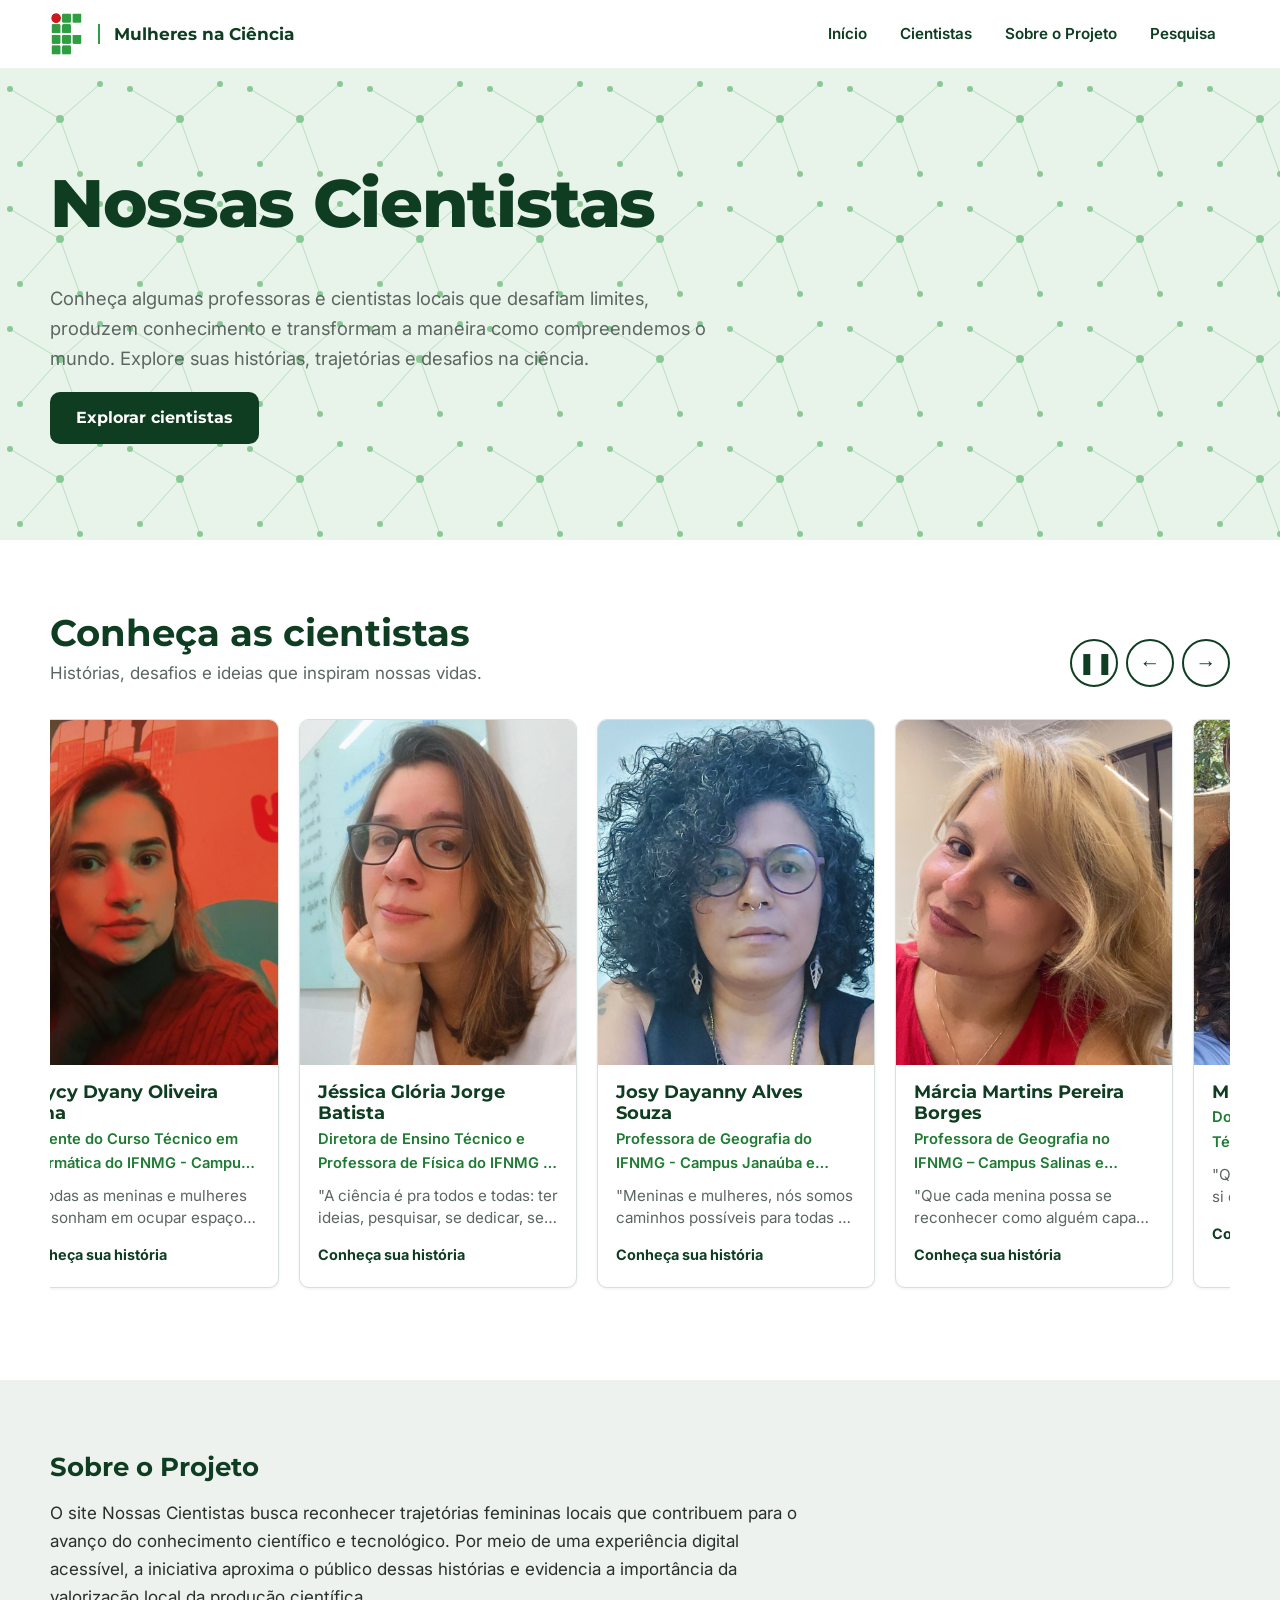
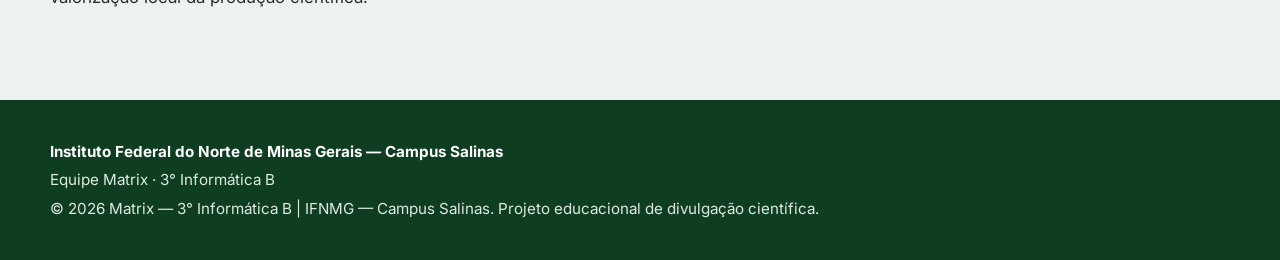
<file: index.html>
<!doctype html><html lang="pt-BR"><head><meta charset="utf-8"><meta name="viewport" content="width=device-width,initial-scale=1">
<link rel="icon" type="image/png" href="assets/cientista.png">
<link rel="preconnect" href="https://fonts.googleapis.com"><link rel="preconnect" href="https://fonts.gstatic.com" crossorigin>
<link href="https://fonts.googleapis.com/css2?family=Inter:wght@400;500;600&family=Montserrat:wght@600;700;800&display=swap" rel="stylesheet">
<link rel="stylesheet" href="css/style.css">
<title>Nossas Cientistas — IFNMG Campus Salinas</title>
<meta name="description" content="Exposição digital sobre cientistas locais inspiradoras. Projeto da equipe Matrix, 3° Informática B, IFNMG Campus Salinas.">
</head><body>
<a class="pular" href="#principal">Pular para o conteúdo</a>
<header class="topo"><div class="wrap">
  <a class="marca" href="index.html" aria-label="Mulheres na Ciência — página inicial"><img src="assets/logo-if.webp" alt="Instituto Federal do Norte de Minas Gerais"><b>Mulheres na Ciência</b></a>
  <nav aria-label="Principal"><a href="index.html">Início</a><a href="index.html#cientistas">Cientistas</a><a href="index.html#sobre">Sobre o Projeto</a><a href="resultados.html">Pesquisa</a></nav>
</div></header>
<main id="principal">
<section class="hero"><svg aria-hidden="true" focusable="false"><defs><pattern id="p" width="120" height="120" patternUnits="userSpaceOnUse"><g stroke="#2e9e44" stroke-width="1" fill="none" opacity=".5"><path d="M10 20L60 50L100 15M60 50L80 105M60 50L20 95"/></g><g fill="#2e9e44"><circle cx="10" cy="20" r="3"/><circle cx="60" cy="50" r="4"/><circle cx="100" cy="15" r="3"/><circle cx="80" cy="105" r="3"/><circle cx="20" cy="95" r="3"/></g></pattern></defs><rect width="100%" height="100%" fill="url(#p)"/></svg>
<div class="wrap"><h1>Nossas Cientistas</h1>
<p>Conheça algumas professoras e cientistas locais que desafiam limites, produzem conhecimento e transformam a maneira como compreendemos o mundo. Explore suas histórias, trajetórias e desafios na ciência.</p>
<a class="btn" href="#cientistas">Explorar cientistas</a></div></section>

<section class="secao" id="cientistas" aria-labelledby="t-cient"><div class="wrap">
  <div class="cab-secao"><div><h2 id="t-cient">Conheça as cientistas</h2><p>Histórias, desafios e ideias que inspiram nossas vidas.</p></div>
  <div class="setas"><button id="ant" type="button" aria-label="Mostrar cientista anterior">&#8592;</button><button id="prox" type="button" aria-label="Mostrar próxima cientista">&#8594;</button></div></div>
  <ul class="trilho" id="trilho" aria-label="Lista de cientistas"></ul>
</div></section>

<section class="secao sobre" id="sobre"><div class="wrap"><h2>Sobre o Projeto</h2>
<p>O site Nossas Cientistas busca reconhecer trajetórias femininas locais que contribuem para o avanço do conhecimento científico e tecnológico. Por meio de uma experiência digital acessível, a iniciativa aproxima o público dessas histórias e evidencia a importância da valorização local da produção científica.</p></div></section>
</main>
<footer class="rodape"><div class="wrap">
  <p><strong>Instituto Federal do Norte de Minas Gerais — Campus Salinas</strong></p>
  <p>Equipe Matrix · 3° Informática B</p>
  <p>© <span class="ano">2026</span> Matrix — 3° Informática B | IFNMG — Campus Salinas. Projeto educacional de divulgação científica.</p>
</div></footer>
<script src="js/cientistas.js"></script><script src="js/main.js"></script>
</body></html>
</file>
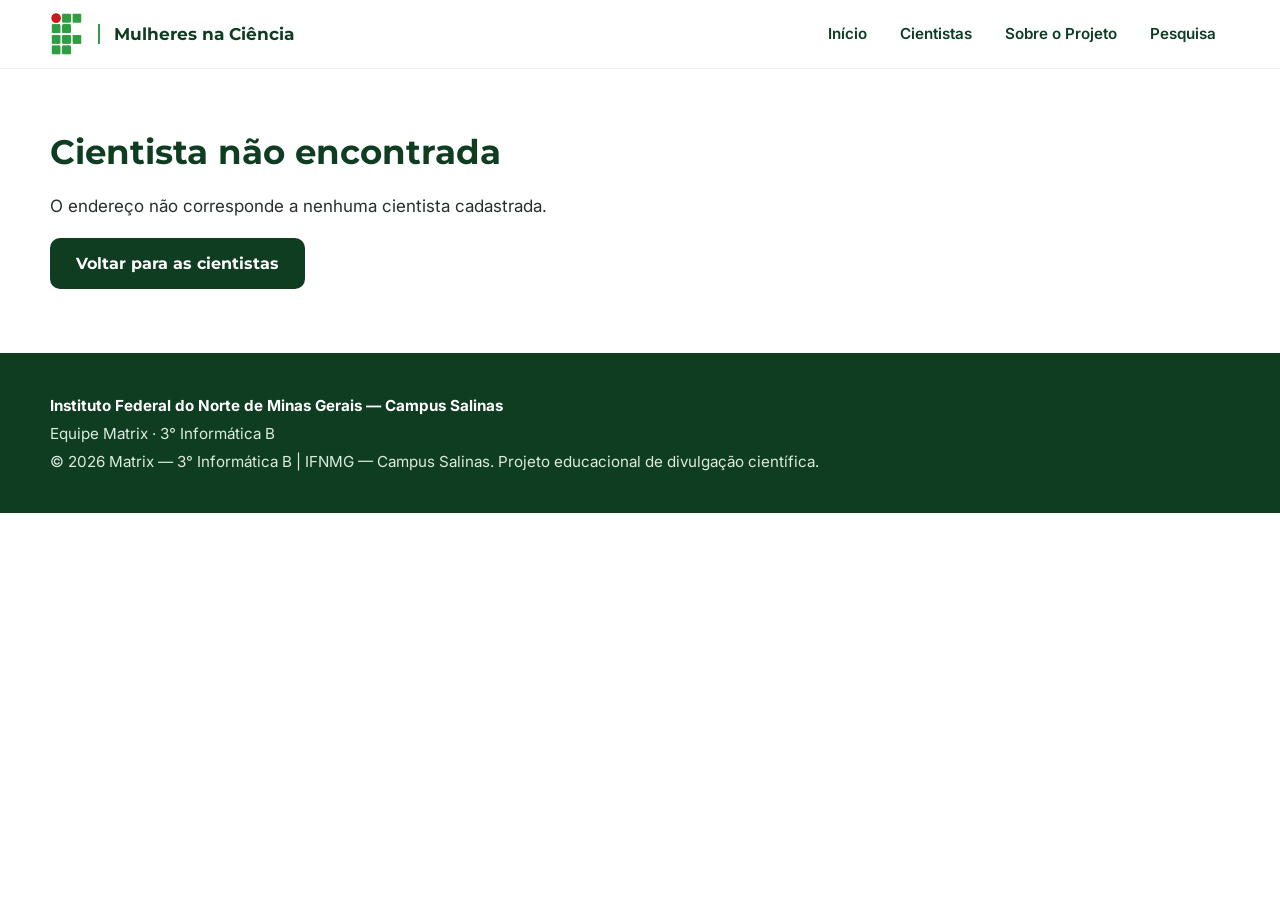
<file: cientista.html>
<!doctype html><html lang="pt-BR"><head><meta charset="utf-8"><meta name="viewport" content="width=device-width,initial-scale=1">
<link rel="icon" type="image/png" href="assets/cientista.png">
<link rel="preconnect" href="https://fonts.googleapis.com"><link rel="preconnect" href="https://fonts.gstatic.com" crossorigin>
<link href="https://fonts.googleapis.com/css2?family=Inter:wght@400;500;600&family=Montserrat:wght@600;700;800&display=swap" rel="stylesheet">
<link rel="stylesheet" href="css/style.css">
<title>Nossa Cientista — Mulheres na Ciência</title></head><body>
<a class="pular" href="#principal">Pular para o conteúdo</a>
<header class="topo"><div class="wrap">
  <a class="marca" href="index.html" aria-label="Mulheres na Ciência — página inicial"><img src="assets/logo-if.webp" alt="Instituto Federal do Norte de Minas Gerais"><b>Mulheres na Ciência</b></a>
  <nav aria-label="Principal"><a href="index.html">Início</a><a href="index.html#cientistas">Cientistas</a><a href="index.html#sobre">Sobre o Projeto</a><a href="resultados.html">Pesquisa</a></nav>
</div></header>
<main id="principal"><div id="cientista"></div></main>
<footer class="rodape"><div class="wrap">
  <p><strong>Instituto Federal do Norte de Minas Gerais — Campus Salinas</strong></p>
  <p>Equipe Matrix · 3° Informática B</p>
  <p>© <span class="ano">2026</span> Matrix — 3° Informática B | IFNMG — Campus Salinas. Projeto educacional de divulgação científica.</p>
</div></footer>
<script src="js/cientistas.js"></script><script src="js/main.js"></script>
</body></html>
</file>
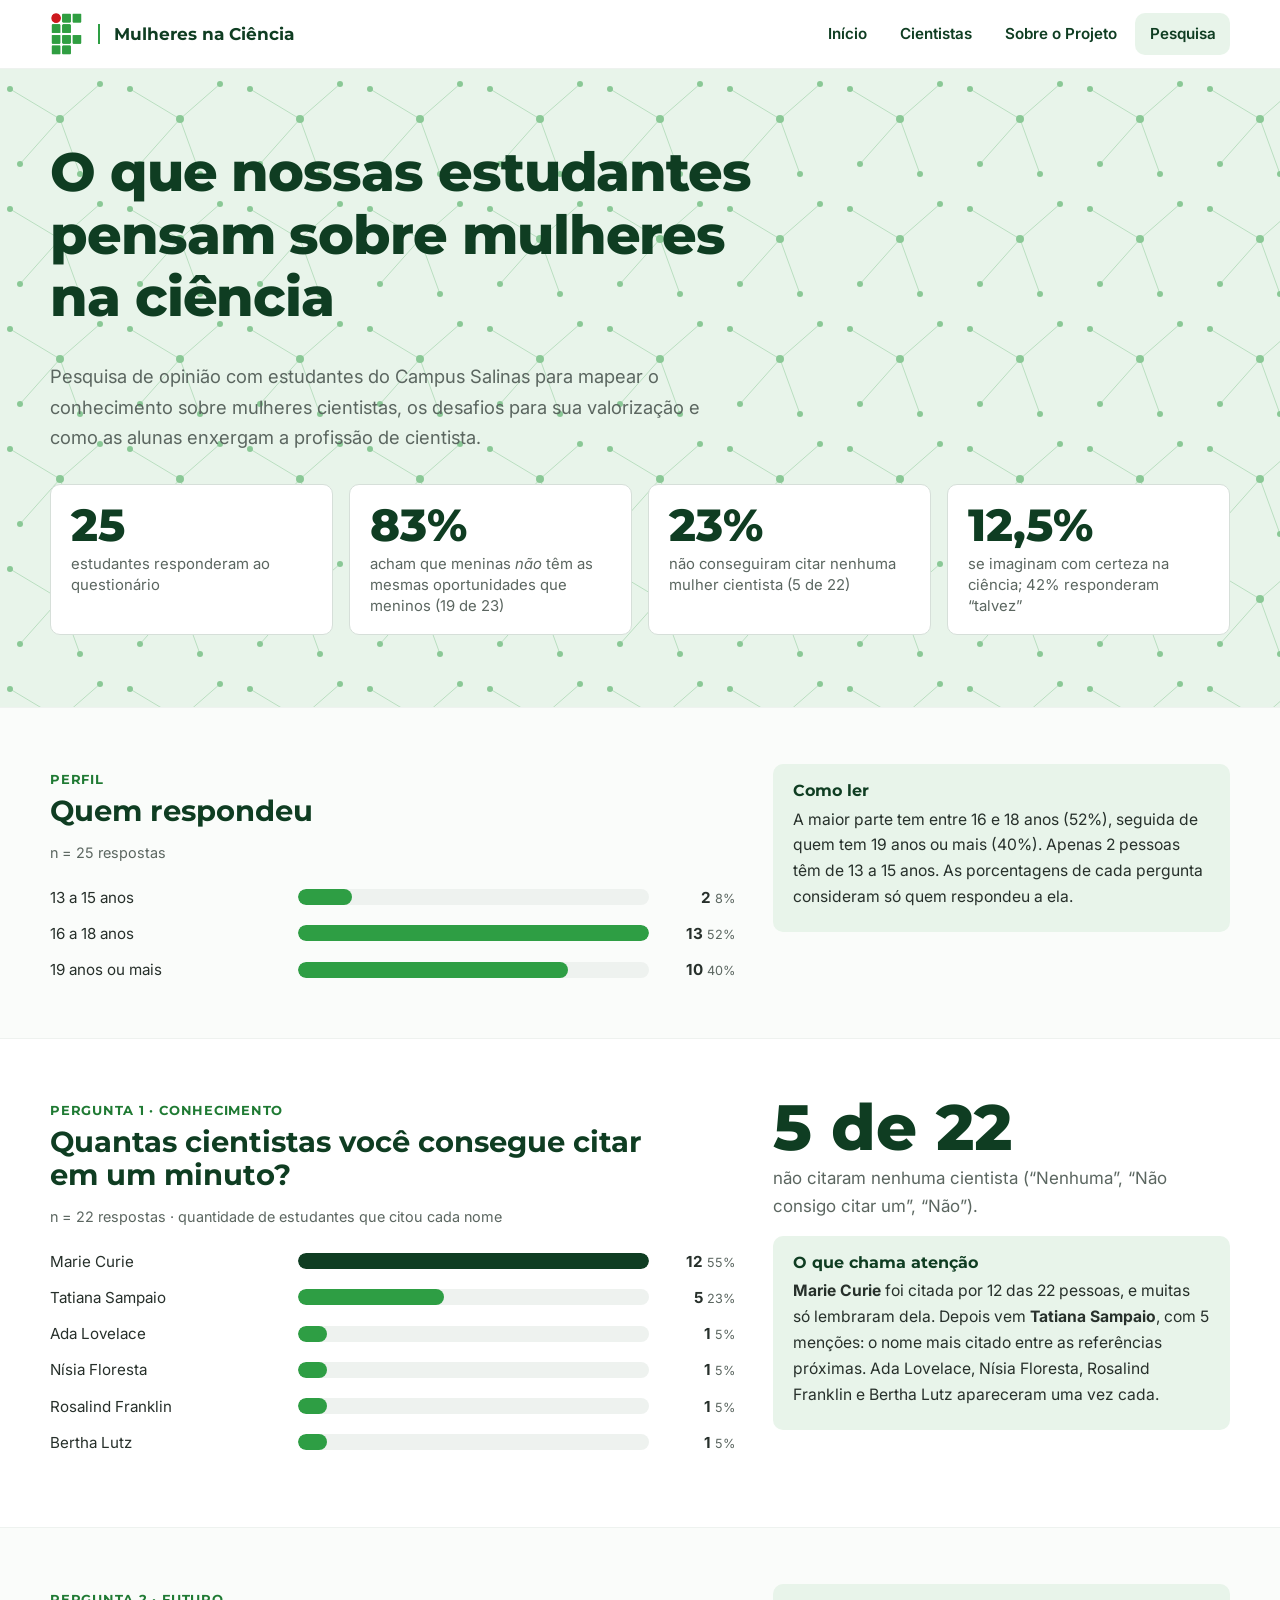
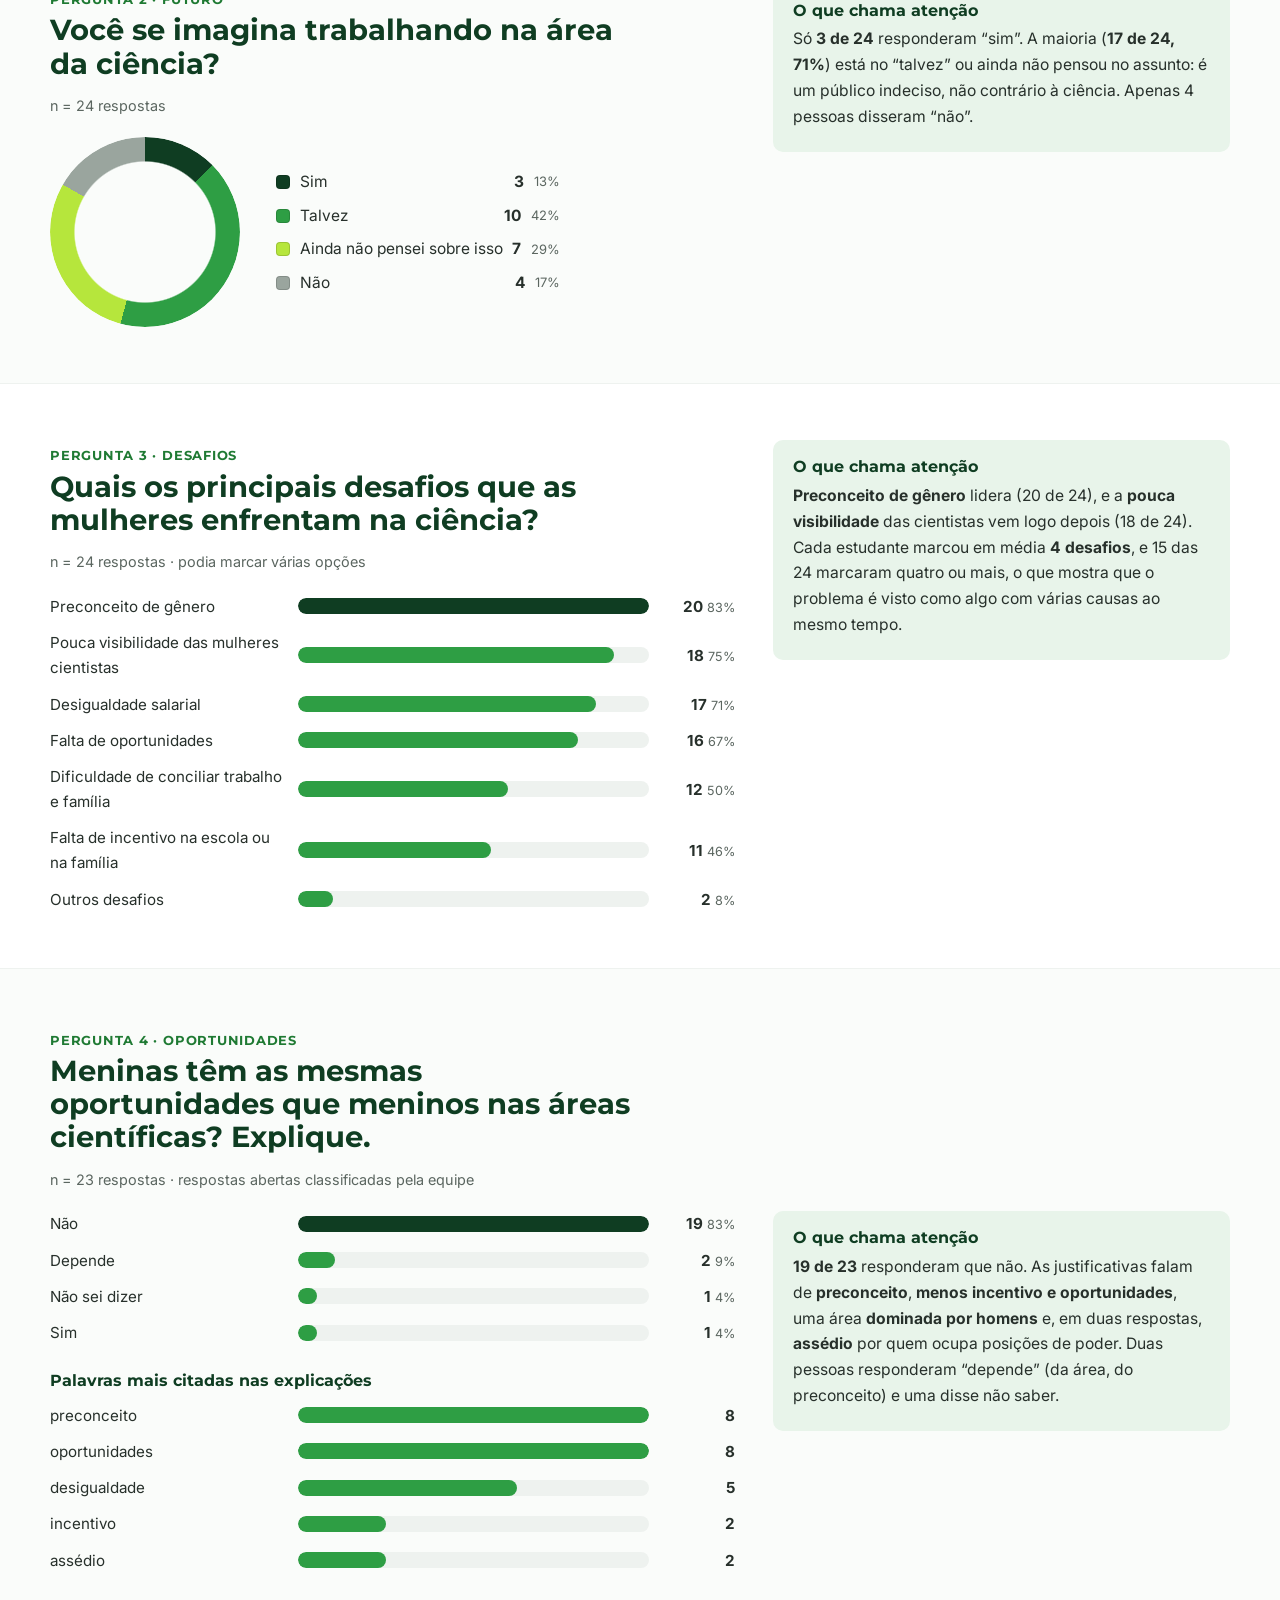
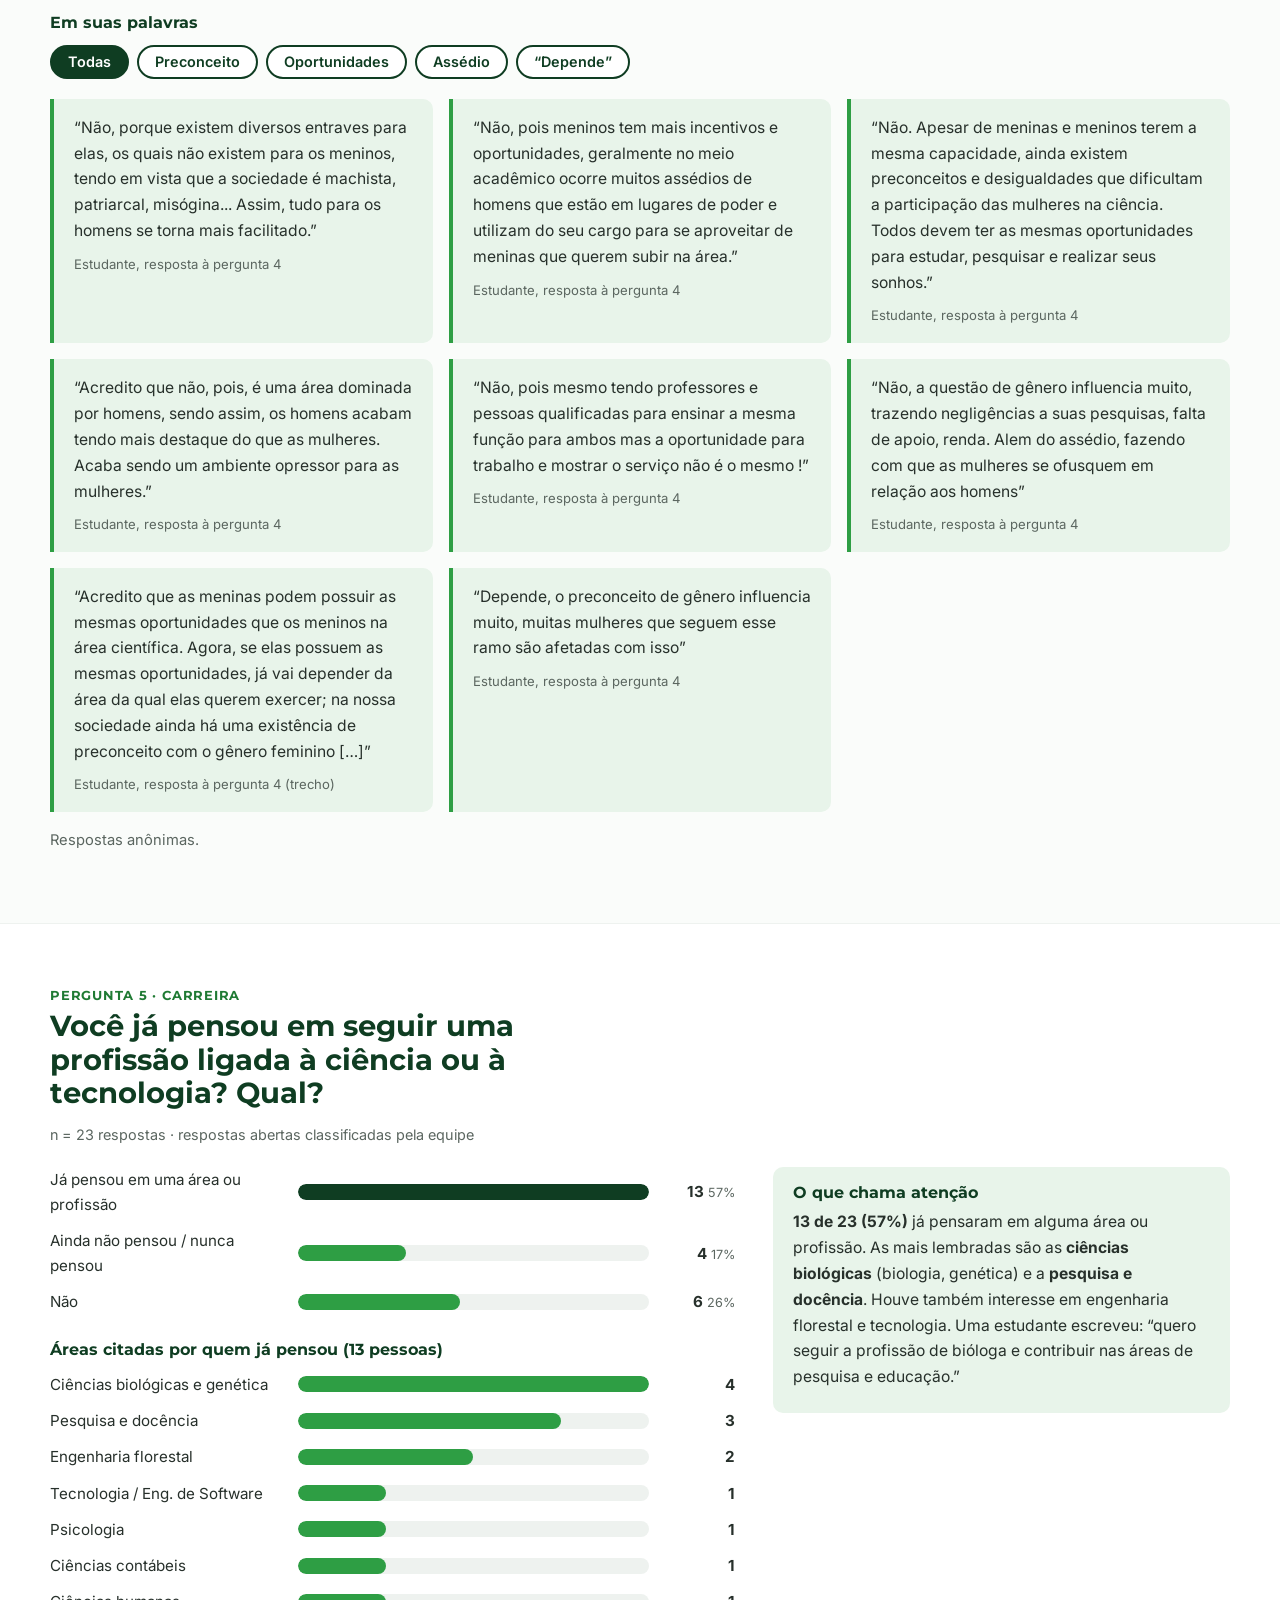
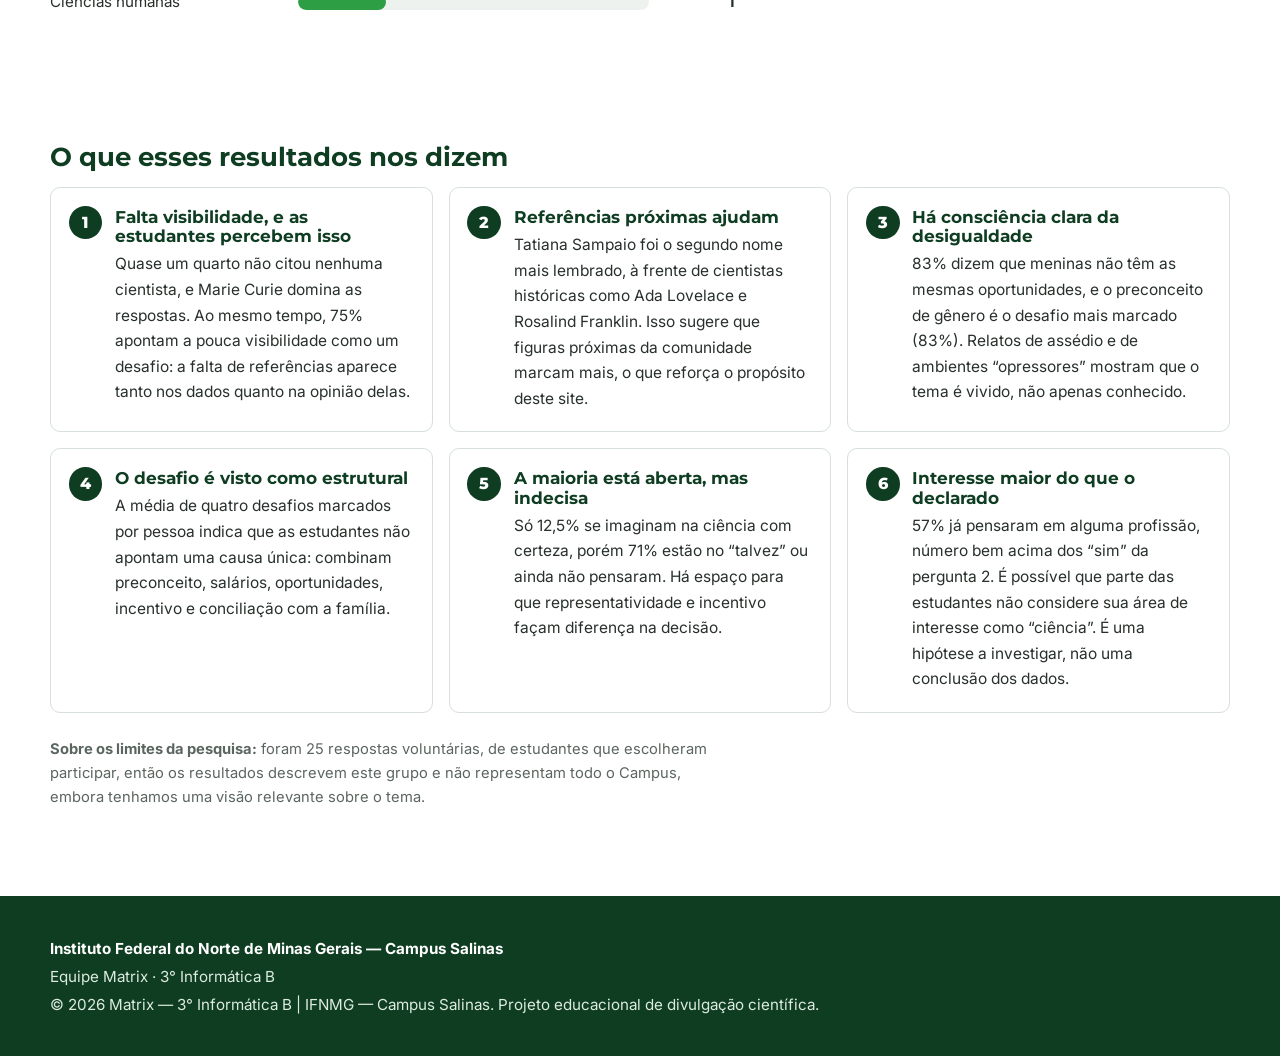
<file: resultados.html>
<!doctype html><html lang="pt-BR"><head><meta charset="utf-8"><meta name="viewport" content="width=device-width,initial-scale=1">
<link rel="icon" type="image/png" href="assets/cientista.png">
<link rel="preconnect" href="https://fonts.googleapis.com"><link rel="preconnect" href="https://fonts.gstatic.com" crossorigin>
<link href="https://fonts.googleapis.com/css2?family=Inter:wght@400;500;600&family=Montserrat:wght@600;700;800&display=swap" rel="stylesheet">
<link rel="stylesheet" href="css/style.css">
<title>Resultados da Pesquisa — Mulheres na Ciência</title>
<meta name="description" content="Resultados da pesquisa de opinião com estudantes do IFNMG Campus Salinas sobre mulheres na ciência.">
</head><body>
<a class="pular" href="#principal">Pular para o conteúdo</a>
<header class="topo"><div class="wrap">
  <a class="marca" href="index.html" aria-label="Mulheres na Ciência — página inicial"><img src="assets/logo-if.webp" alt="Instituto Federal do Norte de Minas Gerais"><b>Mulheres na Ciência</b></a>
  <nav aria-label="Principal"><a href="index.html">Início</a><a href="index.html#cientistas">Cientistas</a><a href="index.html#sobre">Sobre o Projeto</a><a href="resultados.html" aria-current="page">Pesquisa</a></nav>
</div></header>
<main id="principal">
<section class="hero menor"><svg aria-hidden="true" focusable="false"><defs><pattern id="p" width="120" height="120" patternUnits="userSpaceOnUse"><g stroke="#2e9e44" stroke-width="1" fill="none" opacity=".5"><path d="M10 20L60 50L100 15M60 50L80 105M60 50L20 95"/></g><g fill="#2e9e44"><circle cx="10" cy="20" r="3"/><circle cx="60" cy="50" r="4"/><circle cx="100" cy="15" r="3"/><circle cx="80" cy="105" r="3"/><circle cx="20" cy="95" r="3"/></g></pattern></defs><rect width="100%" height="100%" fill="url(#p)"/></svg>
<div class="wrap"><h1>O que nossas estudantes pensam sobre mulheres na ciência</h1>
<p>Pesquisa de opinião com estudantes do Campus Salinas para mapear o conhecimento sobre mulheres cientistas, os desafios para sua valorização e como as alunas enxergam a profissão de cientista.</p>
<div class="numeros">
  <div class="numero"><b>25</b><span>estudantes responderam ao questionário</span></div>
  <div class="numero"><b>83%</b><span>acham que meninas <em>não</em> têm as mesmas oportunidades que meninos (19 de 23)</span></div>
  <div class="numero"><b>23%</b><span>não conseguiram citar nenhuma mulher cientista (5 de 22)</span></div>
  <div class="numero"><b>12,5%</b><span>se imaginam com certeza na ciência; 42% responderam “talvez”</span></div>
</div></div></section>

<section class="questao" aria-labelledby="q-perfil"><div class="wrap duas">
  <div><span class="rotulo">Perfil</span><h2 id="q-perfil">Quem respondeu</h2><p class="n">n = <span data-n="idade"></span> respostas</p>
  <ul class="barras" id="g-idade" aria-label="Respondentes por faixa etária"></ul></div>
  <div class="leitura"><h3>Como ler</h3><p>A maior parte tem entre 16 e 18 anos (52%), seguida de quem tem 19 anos ou mais (40%). Apenas 2 pessoas têm de 13 a 15 anos. As porcentagens de cada pergunta consideram só quem respondeu a ela.</p></div>
</div></section>

<section class="questao" aria-labelledby="q1"><div class="wrap duas">
  <div><span class="rotulo">Pergunta 1 · Conhecimento</span><h2 id="q1">Quantas cientistas você consegue citar em um minuto?</h2><p class="n">n = <span data-n="p1"></span> respostas · quantidade de estudantes que citou cada nome</p>
  <ul class="barras" id="g-p1" aria-label="Cientistas mais citadas"></ul>
  <p class="nota" style="margin-top:1rem"></p></div>
  <div><div class="destaque-num">5 de 22</div><p>não citaram nenhuma cientista (“Nenhuma”, “Não consigo citar um”, “Não”).</p>
  <div class="leitura"><h3>O que chama atenção</h3><p><b>Marie Curie</b> foi citada por 12 das 22 pessoas, e muitas só lembraram dela. Depois vem <b>Tatiana Sampaio</b>, com 5 menções: o nome mais citado entre as referências próximas. Ada Lovelace, Nísia Floresta, Rosalind Franklin e Bertha Lutz apareceram uma vez cada.</p></div></div>
</div></section>

<section class="questao" aria-labelledby="q2"><div class="wrap duas">
  <div><span class="rotulo">Pergunta 2 · Futuro</span><h2 id="q2">Você se imagina trabalhando na área da ciência?</h2><p class="n">n = <span data-n="p2"></span> respostas</p>
  <div class="rosca-box"><div class="rosca" id="rosca-p2" role="img"></div><ul class="legenda" id="leg-p2"></ul></div></div>
  <div class="leitura"><h3>O que chama atenção</h3><p>Só <b>3 de 24</b> responderam “sim”. A maioria (<b>17 de 24, 71%</b>) está no “talvez” ou ainda não pensou no assunto: é um público indeciso, não contrário à ciência. Apenas 4 pessoas disseram “não”.</p></div>
</div></section>

<section class="questao" aria-labelledby="q3"><div class="wrap duas">
  <div><span class="rotulo">Pergunta 3 · Desafios</span><h2 id="q3">Quais os principais desafios que as mulheres enfrentam na ciência?</h2><p class="n">n = <span data-n="p3"></span> respostas · podia marcar várias opções</p>
  <ul class="barras" id="g-p3" aria-label="Desafios apontados"></ul></div>
  <div class="leitura"><h3>O que chama atenção</h3><p><b>Preconceito de gênero</b> lidera (20 de 24), e a <b>pouca visibilidade</b> das cientistas vem logo depois (18 de 24). Cada estudante marcou em média <b>4 desafios</b>, e 15 das 24 marcaram quatro ou mais, o que mostra que o problema é visto como algo com várias causas ao mesmo tempo.</p></div>
</div></section>

<section class="questao" aria-labelledby="q4"><div class="wrap">
  <span class="rotulo">Pergunta 4 · Oportunidades</span><h2 id="q4">Meninas têm as mesmas oportunidades que meninos nas áreas científicas? Explique.</h2><p class="n">n = <span data-n="p4"></span> respostas · respostas abertas classificadas pela equipe</p>
  <div class="duas">
    <div><ul class="barras" id="g-p4" aria-label="Respostas à pergunta 4"></ul>
    <h3 class="sub">Palavras mais citadas nas explicações</h3><ul class="barras" id="g-p4-pal" aria-label="Palavras mais citadas"></ul>
    <p class="nota" style="margin-top:.6rem"></p></div>
    <div class="leitura"><h3>O que chama atenção</h3><p><b>19 de 23</b> responderam que não. As justificativas falam de <b>preconceito</b>, <b>menos incentivo e oportunidades</b>, uma área <b>dominada por homens</b> e, em duas respostas, <b>assédio</b> por quem ocupa posições de poder. Duas pessoas responderam “depende” (da área, do preconceito) e uma disse não saber.</p></div>
  </div>
  <h3 class="sub">Em suas palavras</h3>
  <div class="filtro" role="group" aria-label="Filtrar citações por tema">
    <button type="button" data-tema="todas" aria-pressed="true">Todas</button><button type="button" data-tema="preconceito" aria-pressed="false">Preconceito</button><button type="button" data-tema="oportunidade" aria-pressed="false">Oportunidades</button><button type="button" data-tema="assedio" aria-pressed="false">Assédio</button><button type="button" data-tema="nuance" aria-pressed="false">“Depende”</button>
  </div>
  <div class="citacoes">
<blockquote class="citacao" data-temas="preconceito oportunidade"><p>“Não, porque existem diversos entraves para elas, os quais não existem para os meninos, tendo em vista que a sociedade é machista, patriarcal, misógina... Assim, tudo para os homens se torna mais facilitado.”</p><footer>Estudante, resposta à pergunta 4</footer></blockquote>
<blockquote class="citacao" data-temas="assedio oportunidade"><p>“Não, pois meninos tem mais incentivos e oportunidades, geralmente no meio acadêmico ocorre muitos assédios de homens que estão em lugares de poder e utilizam do seu cargo para se aproveitar de meninas que querem subir na área.”</p><footer>Estudante, resposta à pergunta 4</footer></blockquote>
<blockquote class="citacao" data-temas="preconceito"><p>“Não. Apesar de meninas e meninos terem a mesma capacidade, ainda existem preconceitos e desigualdades que dificultam a participação das mulheres na ciência. Todos devem ter as mesmas oportunidades para estudar, pesquisar e realizar seus sonhos.”</p><footer>Estudante, resposta à pergunta 4</footer></blockquote>
<blockquote class="citacao" data-temas="preconceito"><p>“Acredito que não, pois, é uma área dominada por homens, sendo assim, os homens acabam tendo mais destaque do que as mulheres. Acaba sendo um ambiente opressor para as mulheres.”</p><footer>Estudante, resposta à pergunta 4</footer></blockquote>
<blockquote class="citacao" data-temas="oportunidade"><p>“Não, pois mesmo tendo professores e pessoas qualificadas para ensinar a mesma função para ambos mas a oportunidade para trabalho e mostrar o serviço não é o mesmo !”</p><footer>Estudante, resposta à pergunta 4</footer></blockquote>
<blockquote class="citacao" data-temas="assedio"><p>“Não, a questão de gênero influencia muito, trazendo negligências a suas pesquisas, falta de apoio, renda. Alem do assédio, fazendo com que as mulheres se ofusquem em relação aos homens”</p><footer>Estudante, resposta à pergunta 4</footer></blockquote>
<blockquote class="citacao" data-temas="nuance"><p>“Acredito que as meninas podem possuir as mesmas oportunidades que os meninos na área científica. Agora, se elas possuem as mesmas oportunidades, já vai depender da área da qual elas querem exercer; na nossa sociedade ainda há uma existência de preconceito com o gênero feminino […]”</p><footer>Estudante, resposta à pergunta 4 (trecho)</footer></blockquote>
<blockquote class="citacao" data-temas="nuance"><p>“Depende, o preconceito de gênero influencia muito, muitas mulheres que seguem esse ramo são afetadas com isso”</p><footer>Estudante, resposta à pergunta 4</footer></blockquote>
  </div>
  <p class="nota" style="margin-top:1rem">Respostas anônimas.</p>
</div></section>

<section class="questao" aria-labelledby="q5"><div class="wrap">
  <span class="rotulo">Pergunta 5 · Carreira</span><h2 id="q5">Você já pensou em seguir uma profissão ligada à ciência ou à tecnologia? Qual?</h2><p class="n">n = <span data-n="p5"></span> respostas · respostas abertas classificadas pela equipe</p>
  <div class="duas">
    <div><ul class="barras" id="g-p5" aria-label="Interesse em profissão científica"></ul>
    <h3 class="sub">Áreas citadas por quem já pensou (13 pessoas)</h3><ul class="barras" id="g-p5-areas" aria-label="Áreas citadas"></ul></div>
    <div class="leitura"><h3>O que chama atenção</h3><p><b>13 de 23 (57%)</b> já pensaram em alguma área ou profissão. As mais lembradas são as <b>ciências biológicas</b> (biologia, genética) e a <b>pesquisa e docência</b>. Houve também interesse em engenharia florestal e tecnologia. Uma estudante escreveu: “quero seguir a profissão de bióloga e contribuir nas áreas de pesquisa e educação.”</p></div>
  </div>
</div></section>

<section class="secao" aria-labelledby="concl"><div class="wrap">
  <h2 id="concl">O que esses resultados nos dizem</h2>
  <ol class="conclusoes">
    <li><h3>Falta visibilidade, e as estudantes percebem isso</h3><p>Quase um quarto não citou nenhuma cientista, e Marie Curie domina as respostas. Ao mesmo tempo, 75% apontam a pouca visibilidade como um desafio: a falta de referências aparece tanto nos dados quanto na opinião delas.</p></li>
    <li><h3>Referências próximas ajudam</h3><p>Tatiana Sampaio foi o segundo nome mais lembrado, à frente de cientistas históricas como Ada Lovelace e Rosalind Franklin. Isso sugere que figuras próximas da comunidade marcam mais, o que reforça o propósito deste site.</p></li>
    <li><h3>Há consciência clara da desigualdade</h3><p>83% dizem que meninas não têm as mesmas oportunidades, e o preconceito de gênero é o desafio mais marcado (83%). Relatos de assédio e de ambientes “opressores” mostram que o tema é vivido, não apenas conhecido.</p></li>
    <li><h3>O desafio é visto como estrutural</h3><p>A média de quatro desafios marcados por pessoa indica que as estudantes não apontam uma causa única: combinam preconceito, salários, oportunidades, incentivo e conciliação com a família.</p></li>
    <li><h3>A maioria está aberta, mas indecisa</h3><p>Só 12,5% se imaginam na ciência com certeza, porém 71% estão no “talvez” ou ainda não pensaram. Há espaço para que representatividade e incentivo façam diferença na decisão.</p></li>
    <li><h3>Interesse maior do que o declarado</h3><p>57% já pensaram em alguma profissão, número bem acima dos “sim” da pergunta 2. É possível que parte das estudantes não considere sua área de interesse como “ciência”. É uma hipótese a investigar, não uma conclusão dos dados.</p></li>
  </ol>
  <p class="nota" style="margin-top:1.5rem"><b>Sobre os limites da pesquisa:</b> foram 25 respostas voluntárias, de estudantes que escolheram participar, então os resultados descrevem este grupo e não representam todo o Campus, embora tenhamos uma visão relevante sobre o tema.</p>
</div></section>

</main>
<footer class="rodape"><div class="wrap">
  <p><strong>Instituto Federal do Norte de Minas Gerais — Campus Salinas</strong></p>
  <p>Equipe Matrix · 3° Informática B</p>
  <p>© <span class="ano">2026</span> Matrix — 3° Informática B | IFNMG — Campus Salinas. Projeto educacional de divulgação científica.</p>
</div></footer>
<script src="js/cientistas.js"></script><script src="js/main.js"></script><script src="js/pesquisa.js"></script>
</body></html>
</file>
<file: css/style.css>
:root{
  --verde:#2e9e44;        /* verde institucional (ajustar ao código oficial do IFNMG) */
  --verde-escuro:#0f3d22;
  --verde-suave:#e8f4ea;
  --limao:#b6e63c;
  --azul:#12356b;
  --cinza-claro:#eef2ef;
  --cinza:#5b6660;
  --texto:#27302b;
  --raio:10px;
  --titulo:"Montserrat",system-ui,sans-serif;
  --corpo:"Inter",system-ui,sans-serif;
}
*{box-sizing:border-box}
html{scroll-padding-top:84px}
@media (prefers-reduced-motion:no-preference){html{scroll-behavior:smooth}}
body{margin:0;font-family:var(--corpo);color:var(--texto);background:#fff;line-height:1.65;font-size:1.0625rem}
img{max-width:100%;display:block}
a{color:var(--verde-escuro)}
:focus-visible{outline:3px solid var(--azul);outline-offset:3px;border-radius:4px}
h1,h2,h3{font-family:var(--titulo);color:var(--verde-escuro);line-height:1.15;margin:0 0 .6em}
.wrap{width:min(1180px,100% - 2.5rem);margin-inline:auto}
.pular{position:absolute;left:-999px}.pular:focus{left:1rem;top:1rem;background:#fff;padding:.5rem 1rem;z-index:99}

.topo{position:sticky;top:0;z-index:20;background:rgba(255,255,255,.96);border-bottom:1px solid var(--cinza-claro)}
.topo .wrap{display:flex;align-items:center;justify-content:space-between;gap:1rem;min-height:68px;flex-wrap:wrap;padding-block:.4rem}
.marca{display:flex;align-items:center;gap:.9rem;text-decoration:none}
.marca img{height:44px;width:auto}
.logo-falta{font:800 1rem var(--titulo);color:var(--verde)}
.marca b{font:700 1.05rem var(--titulo);color:var(--verde-escuro);padding-left:.9rem;border-left:2px solid var(--verde)}
.topo nav{display:flex;gap:.25rem;flex-wrap:wrap}
.topo nav a{padding:.55rem .9rem;text-decoration:none;font-weight:600;font-size:.95rem;border-radius:var(--raio)}
.topo nav a:hover{background:var(--verde-suave)}

.hero{background:var(--verde-suave);position:relative;overflow:hidden;padding:clamp(3rem,8vw,6rem) 0}
.hero svg{position:absolute;inset:0;width:100%;height:100%;opacity:.5}
.hero .wrap{position:relative}
.hero h1{font-size:clamp(2.2rem,6vw,4.2rem);font-weight:800;max-width:14ch;letter-spacing:-.02em}
.hero p{max-width:56ch;color:var(--cinza);font-size:1.15rem}
.btn{display:inline-block;background:var(--verde-escuro);color:#fff;font:700 1rem var(--titulo);padding:.9rem 1.5rem;border-radius:var(--raio);text-decoration:none;border:2px solid var(--verde-escuro)}
.btn:hover{background:var(--verde);border-color:var(--verde)}
.btn.sec{background:transparent;color:var(--verde-escuro)}.btn.sec:hover{background:var(--verde-suave);color:var(--verde-escuro)}

.secao{padding:clamp(2.5rem,6vw,4.5rem) 0}
.cab-secao{display:flex;justify-content:space-between;align-items:flex-end;gap:1rem;flex-wrap:wrap;margin-bottom:1.5rem}
.cab-secao h2{font-size:clamp(1.6rem,3.5vw,2.3rem);margin:0}.cab-secao p{margin:.3rem 0 0;color:var(--cinza)}
.setas{display:flex;gap:.5rem}
.setas button{width:48px;height:48px;border-radius:50%;border:2px solid var(--verde-escuro);background:#fff;color:var(--verde-escuro);font-size:1.3rem;cursor:pointer}
.setas button:hover:not(:disabled){background:var(--verde-escuro);color:#fff}
.setas button:disabled{opacity:.35;cursor:default}
.trilho{display:flex;gap:1.25rem;overflow-x:auto;scroll-snap-type:x mandatory;padding:.5rem .25rem 1.25rem;list-style:none;margin:0;scrollbar-width:thin;scrollbar-color:var(--verde) var(--cinza-claro)}
.trilho li{flex:0 0 calc((100% - 3.75rem)/4);scroll-snap-align:start;min-width:230px}
@media (max-width:1000px){.trilho li{flex-basis:calc((100% - 1.25rem)/2)}}
@media (max-width:600px){.trilho li{flex-basis:82%}}
.card{display:block;height:100%;text-decoration:none;color:inherit;border:1px solid #d6dfd9;border-radius:var(--raio);overflow:hidden;background:#fff;box-shadow:0 1px 3px rgba(15,61,34,.08);transition:box-shadow .2s,border-color .2s}
.card:hover{border-color:var(--verde);box-shadow:0 6px 16px rgba(15,61,34,.14)}
.foto{aspect-ratio:4/5;background:var(--cinza-claro);position:relative;overflow:hidden}
.foto img{width:100%;height:100%;object-fit:cover;object-position:center 20%}
.foto.sem-foto{display:grid;place-items:center;background:linear-gradient(160deg,var(--verde-suave),#cfe6d3)}
.foto.sem-foto::after{content:attr(data-ini);font:800 3.5rem var(--titulo);color:var(--verde)}
.corpo-card{padding:1rem 1.1rem 1.2rem}
.corpo-card h3{font-size:1.15rem;margin:0 0 .2rem}
.area{margin:0 0 .6rem;font-weight:600;font-size:.92rem;color:#1f7a33;display:-webkit-box;-webkit-line-clamp:2;-webkit-box-orient:vertical;overflow:hidden}
.msg{margin:0;font-size:.95rem;color:var(--cinza);line-height:1.5;display:-webkit-box;-webkit-line-clamp:2;-webkit-box-orient:vertical;overflow:hidden}
.ver{display:inline-block;margin-top:.8rem;font-weight:700;font-size:.9rem;color:var(--verde-escuro)}
.aviso-ficticia{display:inline-block;background:var(--limao);color:var(--verde-escuro);font-weight:700;font-size:.78rem;padding:.15rem .6rem;border-radius:99px;margin-bottom:.6rem}

.sobre{background:var(--cinza-claro)}.sobre p{max-width:68ch}

.migalhas{font-size:.92rem;padding:1rem 0;color:var(--cinza)}.migalhas a{color:var(--verde-escuro)}
.perfil{display:grid;grid-template-columns:minmax(0,380px) 1fr;gap:clamp(1.5rem,4vw,3.5rem);align-items:start;padding-bottom:3rem}
@media (max-width:760px){.perfil{grid-template-columns:1fr}}
.perfil .foto{border-radius:var(--raio);border:1px solid #d6dfd9}
.credito{font-size:.8rem;color:var(--cinza);margin:.4rem 0 0}
.perfil h1{font-size:clamp(2rem,5vw,3.4rem);font-weight:800;letter-spacing:-.02em}
.dados{display:flex;flex-wrap:wrap;gap:.5rem 1.5rem;color:var(--cinza);font-size:.95rem;margin:0 0 1rem;padding:0;list-style:none}
.bloco{padding:clamp(2rem,5vw,3.25rem) 0;border-top:1px solid var(--cinza-claro); white-space: pre-line;}
.bloco h2{font-size:clamp(1.4rem,3vw,1.9rem)}
.texto{max-width:68ch}
.grade{display:grid;grid-template-columns:repeat(auto-fit,minmax(260px,1fr));gap:1.25rem}
.caixa{border:1px solid #d6dfd9;border-radius:var(--raio);padding:1.25rem;background:#fff}
.caixa h3{font-size:1.05rem}.caixa p{margin:.3rem 0;font-size:.97rem}.caixa b{color:var(--verde-escuro)}
.linha{list-style:none;margin:0;padding:0 0 0 1.4rem;border-left:3px solid var(--verde)}
.linha li{position:relative;padding:0 0 1.2rem 1rem}
.linha li::before{content:"";position:absolute;left:calc(-1.4rem - 8px);top:.45rem;width:13px;height:13px;border-radius:50%;background:#fff;border:3px solid var(--verde-escuro)}
.linha strong{font-family:var(--titulo);color:var(--verde-escuro);display:block}
blockquote{margin:0;padding:1rem 1.25rem;border-left:4px solid var(--verde);background:var(--verde-suave);border-radius:0 var(--raio) var(--raio) 0}
.motiva{background:var(--verde-escuro);color:#fff;border-radius:var(--raio);padding:clamp(1.5rem,4vw,2.5rem)}
.motiva h2{color:#fff}.motiva p{font:600 clamp(1.15rem,2.5vw,1.5rem)/1.5 var(--titulo);margin:0 0 .8rem;max-width:44ch}
.motiva small{color:#cfe6d3}
.nav-cient{display:flex;justify-content:space-between;gap:1rem;flex-wrap:wrap;padding:2rem 0}
.sem-pagina{padding:4rem 0}

.rodape{background:var(--verde-escuro);color:#dcebdf;padding:2.25rem 0;font-size:.95rem}
.rodape p{margin:.2rem 0}.rodape strong{color:#fff}
/* ===== Página de resultados da pesquisa ===== */
.hero.menor{padding:clamp(2.5rem,6vw,4.5rem) 0}
.hero.menor h1{max-width:20ch;font-size:clamp(2rem,5vw,3.4rem)}
.numeros{display:grid;grid-template-columns:repeat(auto-fit,minmax(190px,1fr));gap:1rem;margin-top:2rem}
.numero{background:#fff;border:1px solid #d6dfd9;border-radius:var(--raio);padding:1.1rem 1.25rem}
.numero b{display:block;font:800 clamp(2rem,4vw,2.8rem)/1 var(--titulo);color:var(--verde-escuro)}
.numero span{display:block;margin-top:.4rem;font-size:.93rem;color:var(--cinza);line-height:1.4}
.questao{padding:clamp(2.25rem,5vw,3.5rem) 0;border-top:1px solid var(--cinza-claro)}
.questao:nth-of-type(even){background:#fafcfa}
.questao .rotulo{display:inline-block;font:700 .8rem var(--titulo);letter-spacing:.06em;text-transform:uppercase;color:#1f7a33;margin-bottom:.4rem}
.questao h2{font-size:clamp(1.3rem,2.8vw,1.8rem);max-width:30ch}
.questao .n{color:var(--cinza);font-size:.9rem;margin:-.2rem 0 1.25rem}
.duas{display:grid;grid-template-columns:minmax(0,1.5fr) minmax(0,1fr);gap:clamp(1.25rem,3vw,2.5rem);align-items:start}
@media (max-width:860px){.duas{grid-template-columns:1fr}}
.leitura{background:var(--verde-suave);border-radius:var(--raio);padding:1.1rem 1.25rem;font-size:.98rem}
.leitura h3{font-size:1rem;margin-bottom:.4rem}.leitura p{margin:.3rem 0}
.barras{list-style:none;margin:0;padding:0;display:grid;gap:.7rem}
.barra{display:grid;grid-template-columns:minmax(120px,2fr) 3fr auto;gap:.3rem .9rem;align-items:center;font-size:.95rem}
.barra .trilha{height:16px;background:var(--cinza-claro);border-radius:99px;overflow:hidden}
.barra .enche{display:block;height:100%;width:var(--w);background:var(--verde);border-radius:99px}
.barra.destaque .enche{background:var(--verde-escuro)}
.barra .val{min-width:4.5rem;text-align:right;white-space:nowrap}.barra .val small{color:var(--cinza)}
@media (max-width:560px){.barra{grid-template-columns:1fr auto}.barra .trilha{grid-column:1/-1;order:3}}
@media (prefers-reduced-motion:no-preference){.barra .enche{animation:cresce .9s ease-out both}@keyframes cresce{from{width:0}}}
.rosca-box{display:flex;align-items:center;gap:clamp(1.25rem,3vw,2.25rem);flex-wrap:wrap}
.rosca{width:190px;height:190px;border-radius:50%;flex:none;-webkit-mask:radial-gradient(circle,transparent 52%,#000 53%);mask:radial-gradient(circle,transparent 52%,#000 53%)}
.legenda{list-style:none;margin:0;padding:0;display:grid;gap:.5rem;font-size:.97rem}
.legenda li{display:flex;align-items:center;gap:.6rem}.legenda i{width:14px;height:14px;border-radius:4px;flex:none;border:1px solid rgba(0,0,0,.15)}
.legenda span{flex:1}.legenda small{color:var(--cinza)}
.destaque-num{font:800 clamp(2.6rem,6vw,4rem)/1 var(--titulo);color:var(--verde-escuro)}
.destaque-num + p{margin:.3rem 0 1rem;color:var(--cinza)}
.sub{font:700 1rem var(--titulo);color:var(--verde-escuro);margin:1.6rem 0 .8rem}
.filtro{display:flex;flex-wrap:wrap;gap:.5rem;margin:0 0 1.25rem}
.filtro button{font:600 .9rem var(--corpo);border:2px solid var(--verde-escuro);background:#fff;color:var(--verde-escuro);border-radius:99px;padding:.4rem 1rem;cursor:pointer}
.filtro button[aria-pressed="true"]{background:var(--verde-escuro);color:#fff}
.citacoes{display:grid;grid-template-columns:repeat(auto-fit,minmax(300px,1fr));gap:1rem}
.citacao[hidden]{display:none}
.citacao p{margin:0;font-size:.98rem}
.citacao footer{margin-top:.6rem;font-size:.82rem;color:var(--cinza)}
.conclusoes{counter-reset:c;list-style:none;margin:0;padding:0;display:grid;gap:1rem;grid-template-columns:repeat(auto-fit,minmax(300px,1fr))}
.conclusoes li{counter-increment:c;background:#fff;border:1px solid #d6dfd9;border-radius:var(--raio);padding:1.25rem 1.25rem 1.25rem 4rem;position:relative}
.conclusoes li::before{content:counter(c);position:absolute;left:1.1rem;top:1.1rem;width:2.1rem;height:2.1rem;border-radius:50%;background:var(--verde-escuro);color:#fff;display:grid;place-items:center;font:800 1rem var(--titulo)}
.conclusoes h3{font-size:1.05rem;margin-bottom:.3rem}.conclusoes p{margin:0;font-size:.97rem}
.nota{font-size:.92rem;color:var(--cinza);max-width:75ch}
.debate{background:var(--verde-escuro);color:#fff;border-radius:var(--raio);padding:clamp(1.5rem,4vw,2.5rem)}
.debate h2{color:#fff}.debate ul{margin:0;padding-left:1.2rem;display:grid;gap:.6rem;max-width:70ch}
.topo nav a[aria-current="page"]{background:var(--verde-suave)}
</file>
